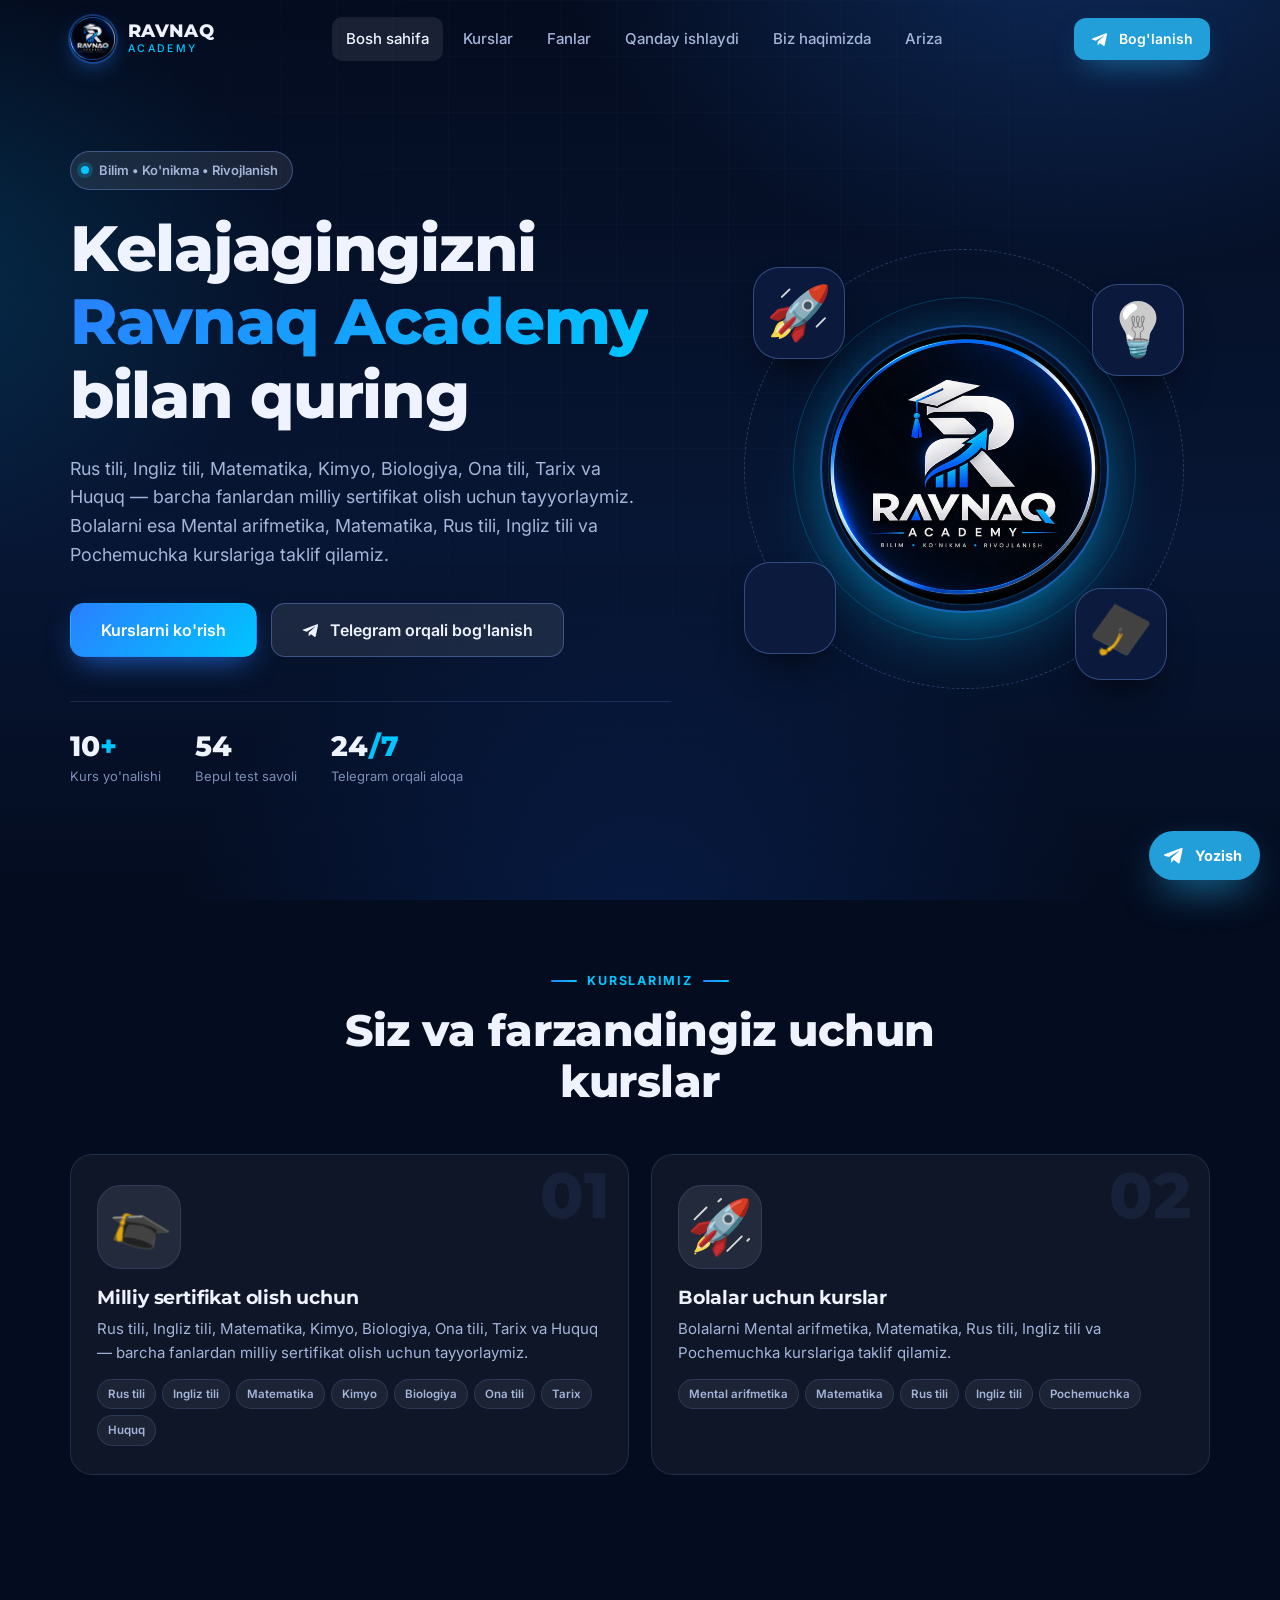
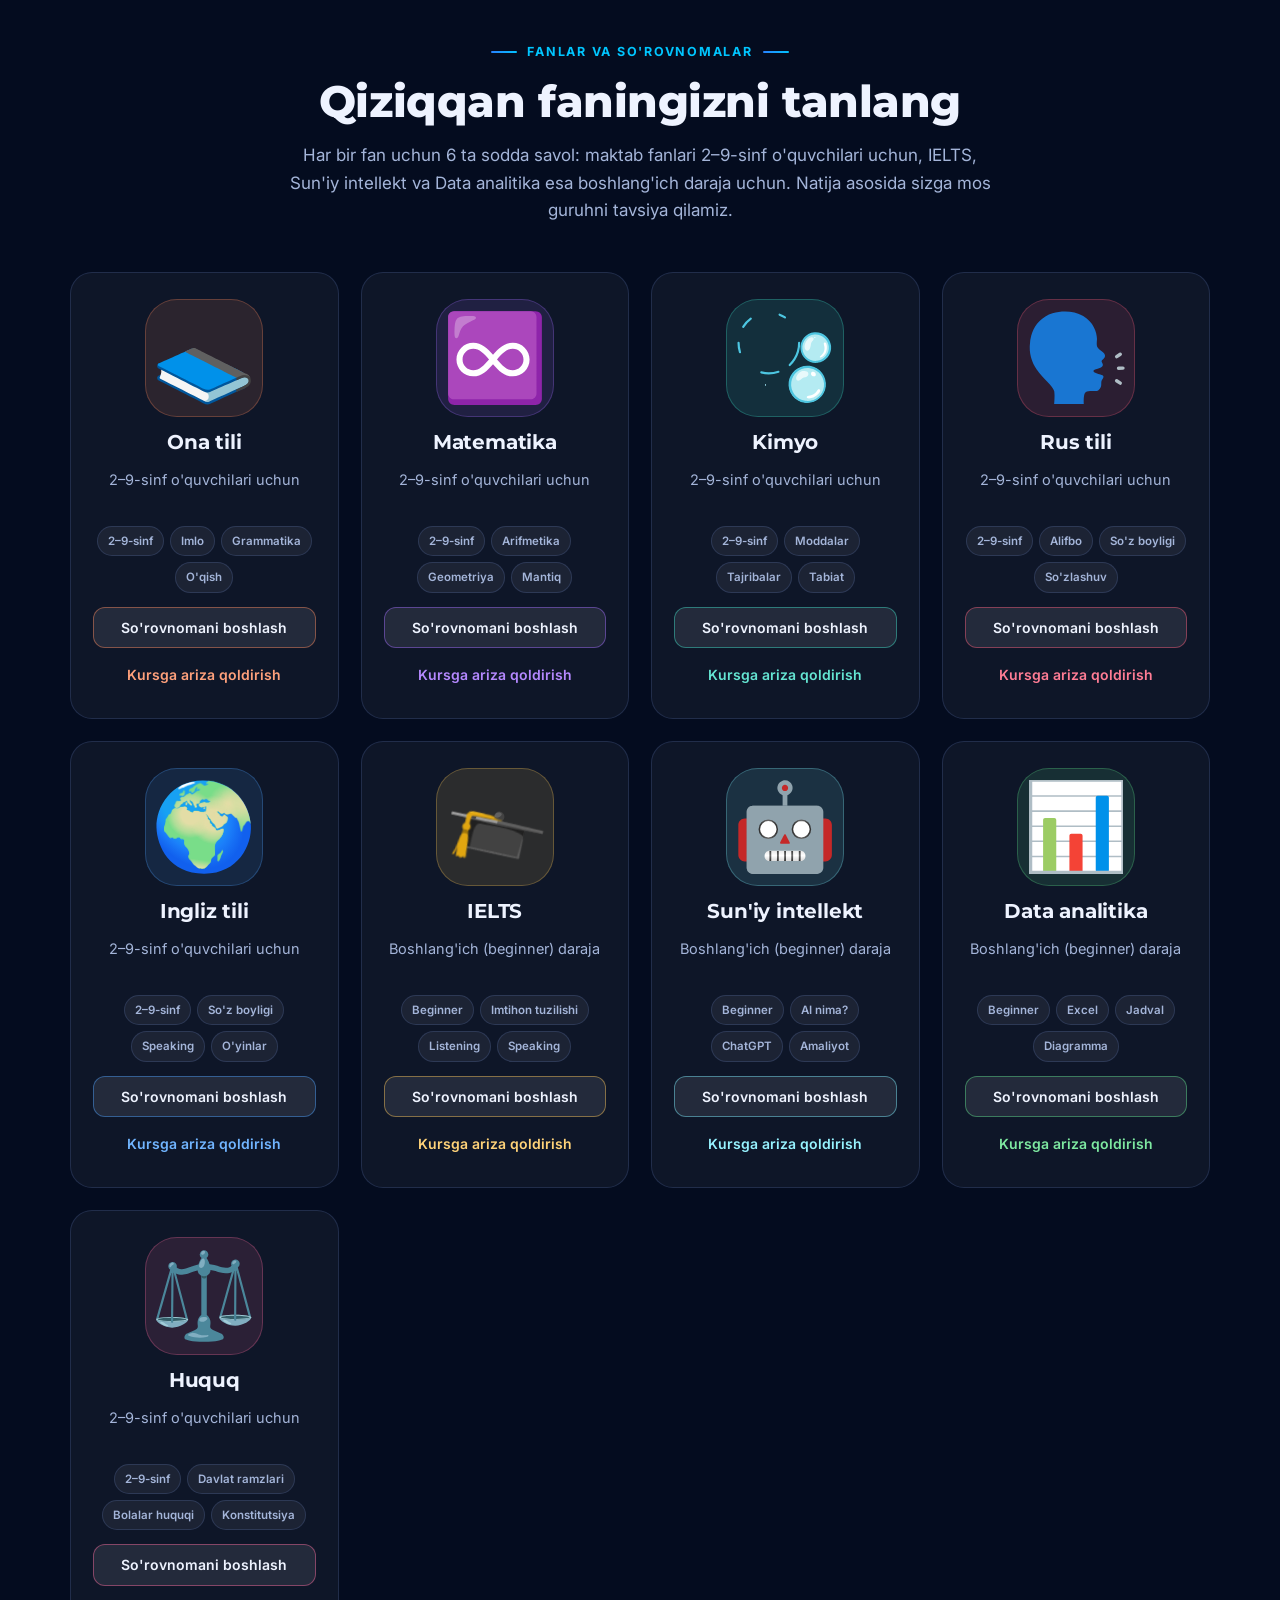
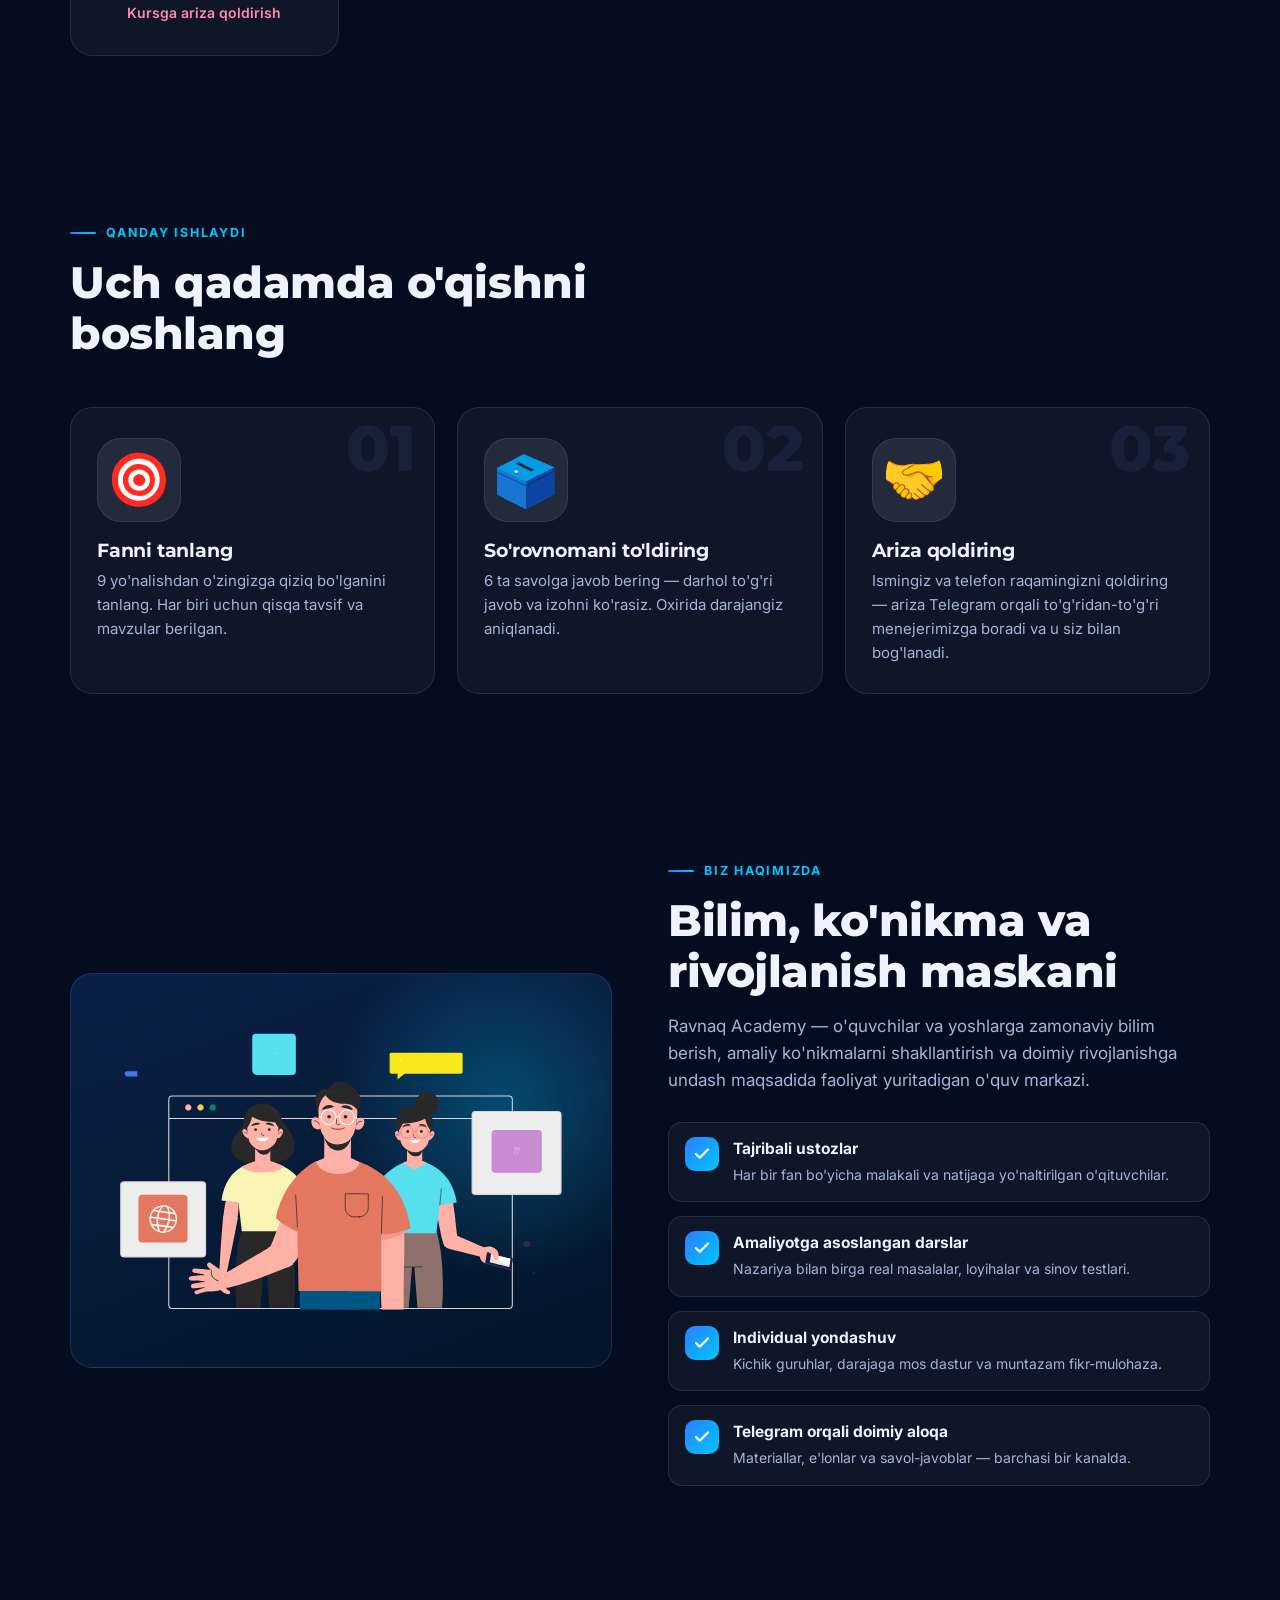
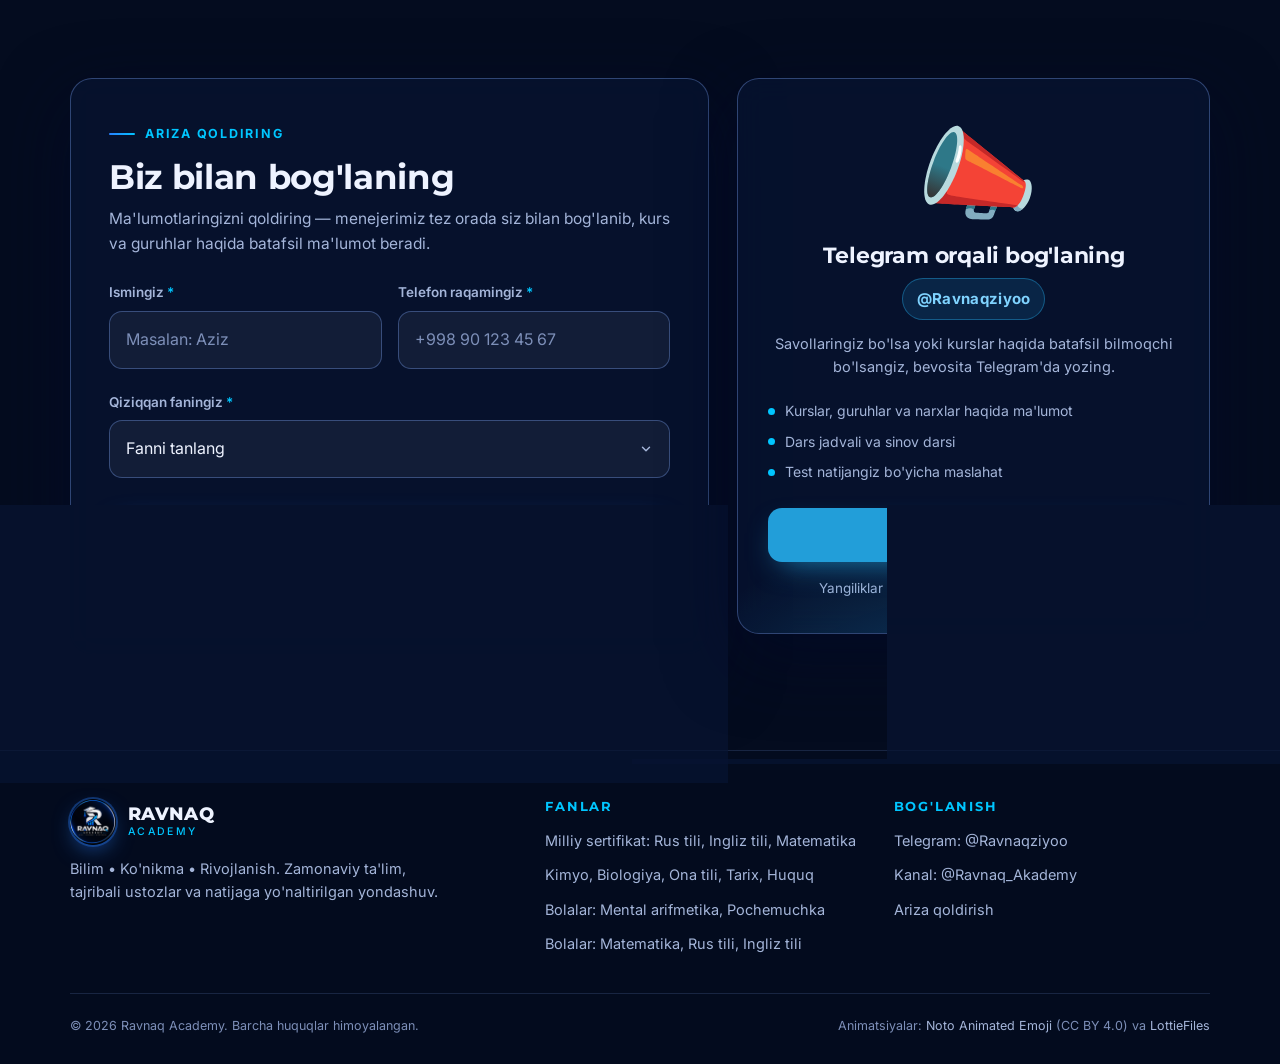
<file: index.html>
<!DOCTYPE html>
<html lang="uz">
<head>
  <meta charset="UTF-8">
  <meta name="viewport" content="width=device-width, initial-scale=1">
  <title>Ravnaq Academy — Bilim • Ko'nikma • Rivojlanish</title>
  <meta name="description" content="Ravnaq Academy: Rus tili, Ingliz tili, Matematika, Kimyo, Biologiya, Ona tili, Tarix va Huquq fanlaridan milliy sertifikat olish uchun tayyorlov. Bolalar uchun Mental arifmetika, Matematika, Rus tili, Ingliz tili va Pochemuchka kurslari. Bepul so'rovnoma orqali darajangizni aniqlang va ariza qoldiring.">
  <meta name="theme-color" content="#040c1f">
  <meta property="og:title" content="Ravnaq Academy">
  <meta property="og:description" content="Milliy sertifikat olish uchun tayyorlov va bolalar kurslari. Bepul test orqali darajangizni aniqlang va kursga yoziling.">
  <meta property="og:image" content="https://ravnaq-academy-production.up.railway.app/assets/logo-512.png">
  <meta property="og:url" content="https://ravnaq-academy-production.up.railway.app/">
  <meta property="og:type" content="website">
  <link rel="canonical" href="https://ravnaq-academy-production.up.railway.app/">
  <link rel="icon" type="image/png" sizes="64x64" href="assets/logo-64.png">
  <link rel="apple-touch-icon" href="assets/logo-192.png">
  <link rel="preconnect" href="https://fonts.googleapis.com">
  <link rel="preconnect" href="https://fonts.gstatic.com" crossorigin>
  <link href="https://fonts.googleapis.com/css2?family=Inter:wght@400;500;600;700&family=Montserrat:wght@600;700;800&display=swap" rel="stylesheet">
  <link rel="stylesheet" href="css/style.css?v=20260925c">
</head>
<body>
  <div class="bg-decor" aria-hidden="true"></div>

  <!-- ===================== HEADER ===================== -->
  <header class="header" id="header">
    <div class="container">
      <a class="brand" href="#hero" aria-label="Ravnaq Academy bosh sahifa">
        <img src="assets/logo-192.png" alt="Ravnaq Academy logotipi" width="46" height="46">
        <span class="brand__name">RAVNAQ<small>Academy</small></span>
      </a>
      <nav class="nav" id="nav" aria-label="Asosiy menyu">
        <a href="#hero">Bosh sahifa</a>
        <a href="#kurslar">Kurslar</a>
        <a href="#fanlar">Fanlar</a>
        <a href="#jarayon">Qanday ishlaydi</a>
        <a href="#haqida">Biz haqimizda</a>
        <a href="#ariza">Ariza</a>
      </nav>
      <div class="header__actions">
        <a class="btn btn--tg btn--sm" data-tg-admin href="https://t.me/Ravnaqziyoo">
          <svg class="ico" viewBox="0 0 24 24" fill="currentColor" aria-hidden="true"><path d="M9.04 15.47 8.7 20.2c.48 0 .69-.2.94-.45l2.26-2.16 4.68 3.43c.86.47 1.47.22 1.7-.79l3.08-14.44c.27-1.26-.46-1.75-1.3-1.44L1.9 11.3c-1.24.48-1.22 1.17-.21 1.48l4.63 1.45L17.07 7.5c.5-.33.97-.15.59.18"/></svg>
          Bog'lanish
        </a>
        <button class="burger" id="burger" aria-label="Menyuni ochish" aria-expanded="false" aria-controls="nav"><span></span></button>
      </div>
    </div>
  </header>

  <main>
    <!-- ===================== HERO ===================== -->
    <section class="hero" id="hero">
      <div class="container">
        <div class="hero__content">
          <div class="hero__badge"><i></i> Bilim • Ko'nikma • Rivojlanish</div>
          <h1>Kelajagingizni <span class="grad">Ravnaq Academy</span> bilan quring</h1>
          <p class="hero__text">Rus tili, Ingliz tili, Matematika, Kimyo, Biologiya, Ona tili, Tarix va Huquq — barcha fanlardan milliy sertifikat olish uchun tayyorlaymiz. Bolalarni esa Mental arifmetika, Matematika, Rus tili, Ingliz tili va Pochemuchka kurslariga taklif qilamiz.</p>
          <div class="hero__cta">
            <a class="btn btn--primary btn--lg" href="#kurslar">Kurslarni ko'rish</a>
            <a class="btn btn--ghost btn--lg" data-tg-admin href="https://t.me/Ravnaqziyoo">
              <svg class="ico" viewBox="0 0 24 24" fill="currentColor" aria-hidden="true"><path d="M9.04 15.47 8.7 20.2c.48 0 .69-.2.94-.45l2.26-2.16 4.68 3.43c.86.47 1.47.22 1.7-.79l3.08-14.44c.27-1.26-.46-1.75-1.3-1.44L1.9 11.3c-1.24.48-1.22 1.17-.21 1.48l4.63 1.45L17.07 7.5c.5-.33.97-.15.59.18"/></svg>
              Telegram orqali bog'lanish
            </a>
          </div>
          <div class="hero__stats">
            <div class="stat"><b>10<span>+</span></b><small>Kurs yo'nalishi</small></div>
            <div class="stat"><b>54</b><small>Bepul test savoli</small></div>
            <div class="stat"><b>24<span>/7</span></b><small>Telegram orqali aloqa</small></div>
          </div>
        </div>

        <div class="orb-wrap" aria-hidden="true">
          <div class="orb">
            <div class="orb__glow"></div>
            <img class="orb__logo" src="assets/logo-512.png" alt="" decoding="async">
            <div class="chip chip--1"><div class="anim" data-anim="rocket"></div></div>
            <div class="chip chip--2"><div class="anim" data-anim="bulb"></div></div>
            <div class="chip chip--3"><div class="anim" data-anim="books"></div></div>
            <div class="chip chip--4"><div class="anim" data-anim="gradcap"></div></div>
          </div>
        </div>
      </div>
    </section>

    <!-- ===================== KURSLAR ===================== -->
    <section class="section section--tight" id="kurslar">
      <div class="container">
        <div class="section__head section__head--center reveal">
          <span class="eyebrow">Kurslarimiz</span>
          <h2 class="title">Siz va farzandingiz uchun kurslar</h2>
        </div>
        <div class="steps" style="grid-template-columns:repeat(auto-fit,minmax(280px,1fr))">
          <div class="step reveal" style="--d:0ms">
            <div class="step__anim"><div class="anim" data-anim="gradcap" data-fallback="🎓"></div></div>
            <h3>Milliy sertifikat olish uchun</h3>
            <p>Rus tili, Ingliz tili, Matematika, Kimyo, Biologiya, Ona tili, Tarix va Huquq — barcha fanlardan milliy sertifikat olish uchun tayyorlaymiz.</p>
            <ul class="tags" style="justify-content:flex-start;margin-top:14px"><li>Rus tili</li><li>Ingliz tili</li><li>Matematika</li><li>Kimyo</li><li>Biologiya</li><li>Ona tili</li><li>Tarix</li><li>Huquq</li></ul>
          </div>
          <div class="step reveal" style="--d:120ms">
            <div class="step__anim"><div class="anim" data-anim="rocket" data-fallback="🚀"></div></div>
            <h3>Bolalar uchun kurslar</h3>
            <p>Bolalarni Mental arifmetika, Matematika, Rus tili, Ingliz tili va Pochemuchka kurslariga taklif qilamiz.</p>
            <ul class="tags" style="justify-content:flex-start;margin-top:14px"><li>Mental arifmetika</li><li>Matematika</li><li>Rus tili</li><li>Ingliz tili</li><li>Pochemuchka</li></ul>
          </div>
        </div>
      </div>
    </section>

    <!-- ===================== FANLAR ===================== -->
    <section class="section" id="fanlar">
      <div class="container">
        <div class="section__head section__head--center reveal">
          <span class="eyebrow">Fanlar va so'rovnomalar</span>
          <h2 class="title">Qiziqqan faningizni tanlang</h2>
          <p class="lead">Har bir fan uchun 6 ta sodda savol: maktab fanlari 2–9-sinf o'quvchilari uchun, IELTS, Sun'iy intellekt va Data analitika esa boshlang'ich daraja uchun. Natija asosida sizga mos guruhni tavsiya qilamiz.</p>
        </div>
        <div class="subjects" id="subjectsGrid"><!-- JS orqali to'ldiriladi --></div>
      </div>
    </section>

    <!-- ===================== JARAYON ===================== -->
    <section class="section section--tight" id="jarayon">
      <div class="container">
        <div class="section__head reveal">
          <span class="eyebrow">Qanday ishlaydi</span>
          <h2 class="title">Uch qadamda o'qishni boshlang</h2>
        </div>
        <div class="steps">
          <div class="step reveal" style="--d:0ms">
            <div class="step__anim"><div class="anim" data-anim="target" data-fallback="1"></div></div>
            <h3>Fanni tanlang</h3>
            <p>9 yo'nalishdan o'zingizga qiziq bo'lganini tanlang. Har biri uchun qisqa tavsif va mavzular berilgan.</p>
          </div>
          <div class="step reveal" style="--d:120ms">
            <div class="step__anim"><div class="anim" data-anim="ballot" data-fallback="2"></div></div>
            <h3>So'rovnomani to'ldiring</h3>
            <p>6 ta savolga javob bering — darhol to'g'ri javob va izohni ko'rasiz. Oxirida darajangiz aniqlanadi.</p>
          </div>
          <div class="step reveal" style="--d:240ms">
            <div class="step__anim"><div class="anim" data-anim="handshake" data-fallback="3"></div></div>
            <h3>Ariza qoldiring</h3>
            <p>Ismingiz va telefon raqamingizni qoldiring — ariza Telegram orqali to'g'ridan-to'g'ri menejerimizga boradi va u siz bilan bog'lanadi.</p>
          </div>
        </div>
      </div>
    </section>

    <!-- ===================== BIZ HAQIMIZDA ===================== -->
    <section class="section" id="haqida">
      <div class="container about">
        <div class="about__visual reveal">
          <div class="anim" data-anim="team" data-fallback="R" role="img" aria-label="Ravnaq Academy jamoasi"></div>
        </div>
        <div class="about__text reveal" style="--d:120ms">
          <span class="eyebrow">Biz haqimizda</span>
          <h2 class="title">Bilim, ko'nikma va rivojlanish maskani</h2>
          <p class="lead">Ravnaq Academy — o'quvchilar va yoshlarga zamonaviy bilim berish, amaliy ko'nikmalarni shakllantirish va doimiy rivojlanishga undash maqsadida faoliyat yuritadigan o'quv markazi.</p>
          <div class="features">
            <div class="feature">
              <div class="feature__ico"><svg viewBox="0 0 24 24" fill="none" stroke="currentColor" stroke-width="3" stroke-linecap="round" stroke-linejoin="round"><polyline points="20 6 9 17 4 12"/></svg></div>
              <div><b>Tajribali ustozlar</b><span>Har bir fan bo'yicha malakali va natijaga yo'naltirilgan o'qituvchilar.</span></div>
            </div>
            <div class="feature">
              <div class="feature__ico"><svg viewBox="0 0 24 24" fill="none" stroke="currentColor" stroke-width="3" stroke-linecap="round" stroke-linejoin="round"><polyline points="20 6 9 17 4 12"/></svg></div>
              <div><b>Amaliyotga asoslangan darslar</b><span>Nazariya bilan birga real masalalar, loyihalar va sinov testlari.</span></div>
            </div>
            <div class="feature">
              <div class="feature__ico"><svg viewBox="0 0 24 24" fill="none" stroke="currentColor" stroke-width="3" stroke-linecap="round" stroke-linejoin="round"><polyline points="20 6 9 17 4 12"/></svg></div>
              <div><b>Individual yondashuv</b><span>Kichik guruhlar, darajaga mos dastur va muntazam fikr-mulohaza.</span></div>
            </div>
            <div class="feature">
              <div class="feature__ico"><svg viewBox="0 0 24 24" fill="none" stroke="currentColor" stroke-width="3" stroke-linecap="round" stroke-linejoin="round"><polyline points="20 6 9 17 4 12"/></svg></div>
              <div><b>Telegram orqali doimiy aloqa</b><span>Materiallar, e'lonlar va savol-javoblar — barchasi bir kanalda.</span></div>
            </div>
          </div>
        </div>
      </div>
    </section>

    <!-- ===================== ARIZA ===================== -->
    <section class="section" id="ariza">
      <div class="container">
        <div class="contact">
          <div class="card form-card reveal">
            <form id="leadForm" novalidate>
              <span class="eyebrow">Ariza qoldiring</span>
              <h2>Biz bilan bog'laning</h2>
              <p class="lead">Ma'lumotlaringizni qoldiring — menejerimiz tez orada siz bilan bog'lanib, kurs va guruhlar haqida batafsil ma'lumot beradi.</p>

              <div class="form-grid">
                <div class="field" data-field="firstName">
                  <label for="firstName">Ismingiz <i>*</i></label>
                  <input class="input" id="firstName" name="firstName" type="text" autocomplete="given-name" placeholder="Masalan: Aziz" required>
                  <span class="field__error" aria-live="polite"></span>
                </div>
                <div class="field" data-field="phone">
                  <label for="phone">Telefon raqamingiz <i>*</i></label>
                  <input class="input" id="phone" name="phone" type="tel" inputmode="numeric" autocomplete="tel" placeholder="+998 90 123 45 67" required>
                  <span class="field__error" aria-live="polite"></span>
                </div>
                <div class="field field--full" data-field="subject">
                  <label for="subject">Qiziqqan faningiz <i>*</i></label>
                  <select class="input" id="subject" name="subject" required></select>
                  <span class="field__error" aria-live="polite"></span>
                </div>
                <div class="quiz-note field--full" id="quizNote" hidden></div>
              </div>

              <div class="form-foot">
                <button class="btn btn--primary btn--lg btn--block" id="submitBtn" type="submit">
                  <svg class="ico" viewBox="0 0 24 24" fill="currentColor" aria-hidden="true"><path d="M9.04 15.47 8.7 20.2c.48 0 .69-.2.94-.45l2.26-2.16 4.68 3.43c.86.47 1.47.22 1.7-.79l3.08-14.44c.27-1.26-.46-1.75-1.3-1.44L1.9 11.3c-1.24.48-1.22 1.17-.21 1.48l4.63 1.45L17.07 7.5c.5-.33.97-.15.59.18"/></svg>
                  Telegram orqali ariza yuborish
                </button>
                <small>Tugma bosilganda Telegram'da <span data-tg-admin-handle>@Ravnaqziyoo</span> bilan chat tayyor xabar bilan ochiladi — siz faqat yuborishni tasdiqlaysiz.</small>
              </div>
            </form>

            <div class="success" id="formSuccess" hidden>
              <div class="success__anim anim" id="successAnim" data-anim="party" data-fallback="✓"></div>
              <h3>Rahmat, <span id="successName"></span>!</h3>
              <p id="successText"></p>
              <div class="success__actions">
                <a class="btn btn--tg btn--lg" id="successShare" href="#" target="_blank" rel="noopener">
                  <svg class="ico" viewBox="0 0 24 24" fill="currentColor" aria-hidden="true"><path d="M9.04 15.47 8.7 20.2c.48 0 .69-.2.94-.45l2.26-2.16 4.68 3.43c.86.47 1.47.22 1.7-.79l3.08-14.44c.27-1.26-.46-1.75-1.3-1.44L1.9 11.3c-1.24.48-1.22 1.17-.21 1.48l4.63 1.45L17.07 7.5c.5-.33.97-.15.59.18"/></svg>
                  Telegram orqali yuborish
                </a>
                <button class="btn btn--link" id="successAgain" type="button">Yana ariza yuborish</button>
              </div>
              <div class="success__msg" id="successMsg" hidden>
                <div class="success__msg-head">
                  <span>Yuboriladigan xabar</span>
                  <button class="btn btn--ghost btn--sm" id="successCopy" type="button">Nusxalash</button>
                </div>
                <pre id="successMsgText"></pre>
              </div>
            </div>
          </div>

          <aside class="card tg-card reveal" style="--d:140ms">
            <div class="tg-card__anim anim" data-anim="megaphone" data-fallback="TG"></div>
            <h3>Telegram orqali bog'laning</h3>
            <div class="handle" data-tg-admin-handle>@Ravnaqziyoo</div>
            <p>Savollaringiz bo'lsa yoki kurslar haqida batafsil bilmoqchi bo'lsangiz, bevosita Telegram'da yozing.</p>
            <ul>
              <li>Kurslar, guruhlar va narxlar haqida ma'lumot</li>
              <li>Dars jadvali va sinov darsi</li>
              <li>Test natijangiz bo'yicha maslahat</li>
            </ul>
            <a class="btn btn--tg btn--lg btn--block" data-tg-admin href="https://t.me/Ravnaqziyoo">
              <svg class="ico" viewBox="0 0 24 24" fill="currentColor" aria-hidden="true"><path d="M9.04 15.47 8.7 20.2c.48 0 .69-.2.94-.45l2.26-2.16 4.68 3.43c.86.47 1.47.22 1.7-.79l3.08-14.44c.27-1.26-.46-1.75-1.3-1.44L1.9 11.3c-1.24.48-1.22 1.17-.21 1.48l4.63 1.45L17.07 7.5c.5-.33.97-.15.59.18"/></svg>
              Telegramda yozish
            </a>
            <a class="tg-card__channel" data-tg href="https://t.me/Ravnaq_Akademy">Yangiliklar uchun kanalimiz: <b data-tg-handle>@Ravnaq_Akademy</b></a>
          </aside>
        </div>
      </div>
    </section>
  </main>

  <!-- ===================== FOOTER ===================== -->
  <footer class="footer">
    <div class="container">
      <div class="footer__grid">
        <div>
          <a class="brand" href="#hero">
            <img src="assets/logo-192.png" alt="Ravnaq Academy" width="46" height="46">
            <span class="brand__name">RAVNAQ<small>Academy</small></span>
          </a>
          <p>Bilim • Ko'nikma • Rivojlanish. Zamonaviy ta'lim, tajribali ustozlar va natijaga yo'naltirilgan yondashuv.</p>
        </div>
        <div>
          <h4>Fanlar</h4>
          <ul>
            <li><a href="#kurslar">Milliy sertifikat: Rus tili, Ingliz tili, Matematika</a></li>
            <li><a href="#kurslar">Kimyo, Biologiya, Ona tili, Tarix, Huquq</a></li>
            <li><a href="#kurslar">Bolalar: Mental arifmetika, Pochemuchka</a></li>
            <li><a href="#kurslar">Bolalar: Matematika, Rus tili, Ingliz tili</a></li>
          </ul>
        </div>
        <div>
          <h4>Bog'lanish</h4>
          <ul>
            <li><a data-tg-admin href="https://t.me/Ravnaqziyoo">Telegram: <span data-tg-admin-handle>@Ravnaqziyoo</span></a></li>
            <li><a data-tg href="https://t.me/Ravnaq_Akademy">Kanal: <span data-tg-handle>@Ravnaq_Akademy</span></a></li>
            <li><a href="#ariza">Ariza qoldirish</a></li>
          </ul>
        </div>
      </div>
      <div class="footer__bottom">
        <span>© <span id="year"></span> Ravnaq Academy. Barcha huquqlar himoyalangan.</span>
        <span>Animatsiyalar: <a href="https://googlefonts.github.io/noto-emoji-animation/" target="_blank" rel="noopener">Noto Animated Emoji</a> (CC BY 4.0) va <a href="https://lottiefiles.com/" target="_blank" rel="noopener">LottieFiles</a></span>
      </div>
    </div>
  </footer>

  <!-- Suzuvchi Telegram tugmasi -->
  <a class="fab" data-tg-admin href="https://t.me/Ravnaqziyoo" aria-label="Telegram orqali yozish">
    <svg viewBox="0 0 24 24" fill="currentColor" aria-hidden="true"><path d="M9.04 15.47 8.7 20.2c.48 0 .69-.2.94-.45l2.26-2.16 4.68 3.43c.86.47 1.47.22 1.7-.79l3.08-14.44c.27-1.26-.46-1.75-1.3-1.44L1.9 11.3c-1.24.48-1.22 1.17-.21 1.48l4.63 1.45L17.07 7.5c.5-.33.97-.15.59.18"/></svg>
    <span>Yozish</span>
  </a>

  <!-- ===================== SO'ROVNOMA MODALI ===================== -->
  <div class="modal" id="quizModal" role="dialog" aria-modal="true" aria-labelledby="quizTitle" hidden>
    <div class="modal__dialog">
      <div class="modal__head">
        <div class="modal__anim anim" id="quizAnim" data-anim="books"></div>
        <div>
          <h3 id="quizTitle">Fan</h3>
          <small id="quizSubtitle"></small>
        </div>
        <button class="modal__close" id="quizClose" aria-label="Yopish">
          <svg viewBox="0 0 24 24" fill="none" stroke="currentColor" stroke-width="2.5" stroke-linecap="round"><path d="M18 6 6 18M6 6l12 12"/></svg>
        </button>
      </div>
      <div class="progress" aria-hidden="true"><div class="progress__bar" id="quizProgress"></div></div>
      <div class="modal__body" id="quizBody"></div>
    </div>
  </div>

  <div class="toast-wrap" id="toasts" aria-live="polite"></div>

  <script src="assets/vendor/lottie.min.js"></script>
  <script src="js/config.js?v=20260925c"></script>
  <script src="js/data.js?v=20260925c"></script>
  <script src="js/app.js?v=20260925c"></script>
</body>
</html>
</file>
<file: css/style.css>
/* ==========================================================================
   RAVNAQ ACADEMY — asosiy stil
   Rang palitrasi logotipdan olingan: tungi ko'k fon, elektr-ko'k urg'u, oq matn.
   ========================================================================== */

:root {
  --bg: #040c1f;
  --bg-2: #071634;
  --bg-3: #0b1f47;
  --surface: rgba(255, 255, 255, 0.045);
  --surface-2: rgba(255, 255, 255, 0.085);
  --border: rgba(130, 170, 255, 0.16);
  --border-strong: rgba(130, 170, 255, 0.34);
  --text: #eef3ff;
  --muted: #a4b5d9;
  --muted-2: #7d8fb8;
  --brand: #2a7fff;
  --brand-2: #00c6ff;
  --brand-deep: #1256d6;
  --grad: linear-gradient(135deg, #2a7fff 0%, #00c6ff 100%);
  --success: #38d39f;
  --danger: #ff5d7a;
  --warn: #ffc857;
  --radius: 22px;
  --radius-sm: 13px;
  --shadow: 0 24px 70px rgba(0, 8, 40, 0.6);
  --font-head: "Montserrat", "Inter", system-ui, -apple-system, "Segoe UI", sans-serif;
  --font-body: "Inter", system-ui, -apple-system, "Segoe UI", Roboto, sans-serif;
  --header-h: 78px;
  --container: 1180px;
}

/* ---------- Reset ---------- */
*, *::before, *::after { box-sizing: border-box; }
html { scroll-behavior: smooth; -webkit-text-size-adjust: 100%; }
@media (prefers-reduced-motion: reduce) { html { scroll-behavior: auto; } }
body {
  margin: 0;
  font-family: var(--font-body);
  font-size: 16px;
  line-height: 1.6;
  color: var(--text);
  background: var(--bg);
  overflow-x: hidden;
  -webkit-font-smoothing: antialiased;
}
body.modal-open, body.nav-open { overflow: hidden; }
img, svg { display: block; max-width: 100%; }
a { color: inherit; text-decoration: none; }
button { font: inherit; color: inherit; cursor: pointer; background: none; border: 0; }
h1, h2, h3, h4 { font-family: var(--font-head); line-height: 1.15; margin: 0; letter-spacing: -0.01em; }
p { margin: 0; }
ul { margin: 0; padding: 0; list-style: none; }
[hidden] { display: none !important; }
:focus-visible { outline: 2px solid var(--brand-2); outline-offset: 3px; border-radius: 6px; }

/* ---------- Fon dekoratsiyasi ---------- */
.bg-decor {
  position: fixed; inset: 0; z-index: -1; pointer-events: none;
  background:
    radial-gradient(900px 600px at 85% -10%, rgba(42, 127, 255, 0.28), transparent 60%),
    radial-gradient(700px 500px at -10% 30%, rgba(0, 198, 255, 0.16), transparent 60%),
    radial-gradient(800px 700px at 50% 110%, rgba(18, 86, 214, 0.22), transparent 60%),
    linear-gradient(180deg, var(--bg) 0%, var(--bg-2) 60%, var(--bg) 100%);
}
.bg-decor::after {
  content: ""; position: absolute; inset: 0; opacity: 0.35;
  background-image:
    linear-gradient(rgba(130, 170, 255, 0.07) 1px, transparent 1px),
    linear-gradient(90deg, rgba(130, 170, 255, 0.07) 1px, transparent 1px);
  background-size: 56px 56px;
  mask-image: radial-gradient(ellipse at 50% 20%, #000 20%, transparent 75%);
  -webkit-mask-image: radial-gradient(ellipse at 50% 20%, #000 20%, transparent 75%);
}

/* ---------- Umumiy ---------- */
.container { width: 100%; max-width: var(--container); margin: 0 auto; padding: 0 20px; }
.section { padding: 96px 0; position: relative; }
section[id] { scroll-margin-top: calc(var(--header-h) + 8px); }
.section--tight { padding: 64px 0; }
.section__head { max-width: 720px; margin-bottom: 48px; }
.section__head--center { margin-left: auto; margin-right: auto; text-align: center; }
.eyebrow {
  display: inline-flex; align-items: center; gap: 10px;
  font-size: 12.5px; font-weight: 700; letter-spacing: 0.14em; text-transform: uppercase;
  color: var(--brand-2); margin-bottom: 14px;
}
.eyebrow::before { content: ""; width: 26px; height: 2px; background: var(--grad); border-radius: 2px; }
.section__head--center .eyebrow::after { content: ""; width: 26px; height: 2px; background: var(--grad); border-radius: 2px; }
h2.title { font-size: clamp(28px, 4vw, 44px); font-weight: 800; }
.lead { color: var(--muted); font-size: 17px; margin-top: 16px; }
.grad { background: var(--grad); -webkit-background-clip: text; background-clip: text; color: transparent; }

/* Tugmalar */
.btn {
  display: inline-flex; align-items: center; justify-content: center; gap: 10px;
  padding: 14px 24px; border-radius: 14px; font-weight: 600; font-size: 15px; line-height: 1;
  border: 1px solid transparent; transition: transform 0.25s ease, box-shadow 0.25s ease, background 0.25s ease, border-color 0.25s ease, opacity .2s;
  white-space: nowrap; user-select: none;
}
.btn:active { transform: translateY(1px) scale(0.99); }
.btn[disabled] { opacity: 0.5; cursor: not-allowed; }
.btn--primary { background: var(--grad); color: #fff; box-shadow: 0 12px 30px -10px rgba(42, 127, 255, 0.75); }
.btn--primary:hover { transform: translateY(-2px); box-shadow: 0 18px 40px -12px rgba(0, 198, 255, 0.7); }
.btn--ghost { background: var(--surface-2); border-color: var(--border-strong); color: var(--text); }
.btn--ghost:hover { background: rgba(255, 255, 255, 0.13); transform: translateY(-2px); }
.btn--tg { background: #229ed9; color: #fff; box-shadow: 0 12px 30px -12px rgba(34, 158, 217, 0.8); }
.btn--tg:hover { background: #1f8fc6; transform: translateY(-2px); }
.btn--link { color: var(--brand-2); padding: 10px 6px; }
.btn--link:hover { text-decoration: underline; }
.btn--sm { padding: 11px 16px; font-size: 14px; border-radius: 12px; }
.btn--lg { padding: 17px 30px; font-size: 16px; }
.btn--block { width: 100%; }
.btn .ico { width: 18px; height: 18px; flex: none; }

/* Reveal (scroll animatsiyasi) */
.reveal { opacity: 0; transform: translateY(26px); transition: opacity 0.75s ease var(--d, 0ms), transform 0.75s cubic-bezier(.2,.7,.2,1) var(--d, 0ms); }
.reveal.in { opacity: 1; transform: none; }
@media (prefers-reduced-motion: reduce) { .reveal { opacity: 1; transform: none; transition: none; } }

/* Lottie konteyner */
.anim { position: relative; width: 100%; height: 100%; display: grid; place-items: center; }
.anim svg { width: 100% !important; height: 100% !important; }
.anim.is-fallback { font-family: var(--font-head); font-weight: 800; font-size: 44px; color: var(--brand-2); }

/* ---------- Header ---------- */
.header {
  position: sticky; top: 0; z-index: 50; height: var(--header-h);
  display: flex; align-items: center;
  transition: background 0.3s ease, border-color 0.3s ease, box-shadow 0.3s ease;
  border-bottom: 1px solid transparent;
}
.header.is-scrolled { background: rgba(4, 12, 31, 0.78); backdrop-filter: blur(16px); -webkit-backdrop-filter: blur(16px); border-color: var(--border); box-shadow: 0 10px 40px -20px rgba(0,0,0,.8); }
.header .container { display: flex; align-items: center; justify-content: space-between; gap: 20px; }
.brand { display: flex; align-items: center; gap: 12px; }
.brand img { width: 46px; height: 46px; border-radius: 50%; box-shadow: 0 0 0 2px rgba(42,127,255,.35), 0 8px 24px -8px rgba(42,127,255,.8); }
.brand__name { font-family: var(--font-head); font-weight: 800; font-size: 18px; letter-spacing: 0.02em; line-height: 1; }
.brand__name small { display: block; font-family: var(--font-body); font-weight: 500; font-size: 10.5px; letter-spacing: 0.22em; color: var(--brand-2); margin-top: 4px; text-transform: uppercase; }
.nav { display: flex; align-items: center; gap: 6px; }
.nav a { padding: 10px 14px; border-radius: 10px; color: var(--muted); font-weight: 500; font-size: 15px; transition: color .2s, background .2s; }
.nav a:hover, .nav a.is-active { color: var(--text); background: var(--surface-2); }
.header__actions { display: flex; align-items: center; gap: 10px; }
.burger { display: none; width: 44px; height: 44px; border-radius: 12px; background: var(--surface-2); border: 1px solid var(--border); place-items: center; }
.burger span { display: block; width: 20px; height: 2px; background: var(--text); border-radius: 2px; position: relative; transition: .3s; }
.burger span::before, .burger span::after { content: ""; position: absolute; left: 0; width: 20px; height: 2px; background: var(--text); border-radius: 2px; transition: .3s; }
.burger span::before { top: -6px; } .burger span::after { top: 6px; }
.burger[aria-expanded="true"] span { background: transparent; }
.burger[aria-expanded="true"] span::before { top: 0; transform: rotate(45deg); }
.burger[aria-expanded="true"] span::after { top: 0; transform: rotate(-45deg); }

/* ---------- Hero ---------- */
.hero { min-height: calc(100vh - var(--header-h)); display: flex; align-items: center; padding: 40px 0 80px; position: relative; }
.hero .container { display: grid; grid-template-columns: 1.1fr 0.9fr; gap: 48px; align-items: center; }
.hero__badge {
  display: inline-flex; align-items: center; gap: 10px; padding: 8px 14px 8px 10px;
  border-radius: 999px; background: var(--surface-2); border: 1px solid var(--border-strong);
  font-size: 13px; font-weight: 600; color: var(--muted); margin-bottom: 22px;
}
.hero__badge i { width: 8px; height: 8px; border-radius: 50%; background: var(--brand-2); box-shadow: 0 0 0 4px rgba(0,198,255,.2); animation: pulse 2s infinite; }
@keyframes pulse { 0%,100% { box-shadow: 0 0 0 4px rgba(0,198,255,.22);} 50% { box-shadow: 0 0 0 9px rgba(0,198,255,.06);} }
.hero h1 { font-size: clamp(36px, 5.4vw, 64px); font-weight: 800; letter-spacing: -0.02em; }
.hero__text { color: var(--muted); font-size: clamp(16px, 1.4vw, 19px); margin-top: 22px; max-width: 580px; }
.hero__cta { display: flex; flex-wrap: wrap; gap: 14px; margin-top: 34px; }
.hero__stats { display: flex; flex-wrap: wrap; gap: 14px 34px; margin-top: 44px; padding-top: 30px; border-top: 1px solid var(--border); }
.stat b { display: block; font-family: var(--font-head); font-size: 28px; font-weight: 800; line-height: 1; }
.stat b span { color: var(--brand-2); }
.stat small { display: block; color: var(--muted-2); font-size: 13px; margin-top: 6px; }

.orb-wrap { position: relative; display: grid; place-items: center; }
.orb { position: relative; width: min(440px, 82vw); aspect-ratio: 1; display: grid; place-items: center; }
.orb::before, .orb::after {
  content: ""; position: absolute; inset: 0; border-radius: 50%;
  border: 1px dashed rgba(130, 170, 255, 0.28);
  animation: spin 40s linear infinite;
  will-change: transform;
}
.orb::after { inset: 11%; border-style: solid; border-color: rgba(0, 198, 255, 0.22); animation-direction: reverse; animation-duration: 28s; }
@keyframes spin { to { transform: rotate(360deg); } }
.orb__glow { position: absolute; inset: 10%; border-radius: 50%; background: radial-gradient(circle, rgba(42,127,255,.5) 0%, rgba(0,198,255,.12) 50%, transparent 70%); animation: breathe 5s ease-in-out infinite; will-change: opacity; }
@keyframes breathe { 0%,100% { opacity: .75;} 50% { opacity: 1;} }
.orb__logo { position: relative; display: block; width: 62%; height: auto; aspect-ratio: 1 / 1; object-fit: cover; border-radius: 50%; box-shadow: 0 0 0 6px rgba(4,12,31,.9), 0 0 0 8px rgba(42,127,255,.45), 0 30px 80px -20px rgba(0,198,255,.7); }
.chip {
  position: absolute; width: 92px; height: 92px; padding: 14px; border-radius: 26px;
  background: rgba(12, 27, 62, 0.94); border: 1px solid var(--border-strong);
  box-shadow: 0 20px 40px -18px rgba(0,0,0,.9);
  animation: float 6.5s ease-in-out infinite;
  will-change: transform;
}
.chip--1 { top: 4%; left: 2%; animation-delay: 0s; }
.chip--2 { top: 8%; right: 0; animation-delay: -1.6s; }
.chip--3 { bottom: 8%; left: 0; animation-delay: -3.1s; }
.chip--4 { bottom: 2%; right: 4%; animation-delay: -4.6s; }
@keyframes float { 0%,100% { transform: translateY(0);} 50% { transform: translateY(-14px);} }
@media (prefers-reduced-motion: reduce) { .orb::before, .orb::after, .orb__glow, .chip, .hero__badge i { animation: none; } }

/* ---------- Fanlar ---------- */
.subjects { display: grid; grid-template-columns: repeat(4, 1fr); gap: 22px; }
.subject {
  --c: var(--brand);
  position: relative; display: flex; flex-direction: column; gap: 14px;
  padding: 26px 22px 22px; border-radius: var(--radius);
  background: var(--surface); border: 1px solid var(--border);
  transition: transform 0.35s cubic-bezier(.2,.7,.2,1), border-color 0.35s, box-shadow 0.35s, background .35s;
  overflow: hidden; isolation: isolate;
}
.subject::before {
  content: ""; position: absolute; inset: 0; z-index: -1; opacity: 0; transition: opacity 0.4s;
  background: radial-gradient(circle at 25% 0%, color-mix(in srgb, var(--c) 30%, transparent), transparent 62%);
}
.subject:hover { transform: translateY(-7px); border-color: color-mix(in srgb, var(--c) 60%, transparent); box-shadow: 0 30px 60px -28px color-mix(in srgb, var(--c) 55%, transparent); background: var(--surface-2); }
.subject:hover::before { opacity: 1; }
.subject__anim { width: 118px; height: 118px; margin: 0 auto; padding: 8px; border-radius: 32px; background: color-mix(in srgb, var(--c) 12%, transparent); border: 1px solid color-mix(in srgb, var(--c) 28%, transparent); transition: transform .4s; }
.subject:hover .subject__anim { transform: scale(1.06) rotate(-2deg); }
.subject h3 { font-size: 20px; font-weight: 700; text-align: center; }
.subject__short { color: var(--muted); font-size: 14.5px; text-align: center; min-height: 44px; }
.tags { display: flex; flex-wrap: wrap; justify-content: center; gap: 6px; }
.tags li { font-size: 11.5px; font-weight: 600; padding: 5px 10px; border-radius: 999px; background: rgba(255,255,255,.06); border: 1px solid var(--border); color: var(--muted); }
.subject__actions { display: flex; flex-direction: column; gap: 6px; margin-top: auto; align-items: stretch; }
.subject__actions .btn { white-space: normal; text-align: center; line-height: 1.25; }
.subject__actions .btn--ghost { border-color: color-mix(in srgb, var(--c) 45%, transparent); }
.subject__actions .btn--ghost:hover { background: color-mix(in srgb, var(--c) 22%, transparent); }
.subject__actions .btn--link { color: color-mix(in srgb, var(--c) 80%, #fff); }

/* ---------- Jarayon ---------- */
.steps { display: grid; grid-template-columns: repeat(3, 1fr); gap: 22px; counter-reset: step; }
.step { position: relative; padding: 30px 26px 28px; border-radius: var(--radius); background: var(--surface); border: 1px solid var(--border); overflow: hidden; }
.step::after { counter-increment: step; content: "0" counter(step); position: absolute; right: 18px; top: 8px; font-family: var(--font-head); font-size: 64px; font-weight: 800; color: rgba(130,170,255,.08); line-height: 1; }
.step__anim { width: 84px; height: 84px; margin-bottom: 18px; padding: 10px; border-radius: 24px; background: var(--surface-2); border: 1px solid var(--border); }
.step h3 { font-size: 19px; margin-bottom: 8px; }
.step p { color: var(--muted); font-size: 15px; }

/* ---------- Biz haqimizda ---------- */
.about { display: grid; grid-template-columns: 1fr 1fr; gap: 56px; align-items: center; }
.about__visual { position: relative; border-radius: var(--radius); background: linear-gradient(160deg, rgba(42,127,255,.18), rgba(0,198,255,.05)); border: 1px solid var(--border); padding: 24px; min-height: 380px; display: grid; place-items: center; overflow: hidden; }
.about__visual .anim { max-width: 460px; }
.about__visual::before { content: ""; position: absolute; width: 70%; aspect-ratio: 1; border-radius: 50%; background: radial-gradient(circle, rgba(0,198,255,.28), transparent 65%); top: -15%; right: -15%; }
.features { display: grid; gap: 14px; margin-top: 28px; }
.feature { display: flex; gap: 14px; align-items: flex-start; padding: 14px 16px; border-radius: 14px; background: var(--surface); border: 1px solid var(--border); }
.feature__ico { flex: none; width: 34px; height: 34px; border-radius: 10px; background: var(--grad); display: grid; place-items: center; color: #fff; }
.feature__ico svg { width: 18px; height: 18px; }
.feature b { display: block; font-weight: 700; font-size: 15.5px; }
.feature span { color: var(--muted); font-size: 14px; }

/* ---------- Ariza ---------- */
.contact { display: grid; grid-template-columns: 1.15fr 0.85fr; gap: 28px; align-items: start; }
.card { border-radius: var(--radius); background: rgba(8, 20, 50, 0.72); border: 1px solid var(--border-strong); box-shadow: var(--shadow); backdrop-filter: blur(14px); -webkit-backdrop-filter: blur(14px); }
.form-card { padding: 38px; }
.form-card h2 { font-size: clamp(26px, 3vw, 34px); }
.form-card .lead { font-size: 15.5px; margin-top: 10px; margin-bottom: 26px; }
.form-grid { display: grid; grid-template-columns: 1fr 1fr; gap: 16px; }
.field { display: flex; flex-direction: column; gap: 7px; }
.field--full { grid-column: 1 / -1; }
.field label { font-size: 13.5px; font-weight: 600; color: var(--muted); }
.field label i { color: var(--brand-2); font-style: normal; }
.input {
  width: 100%; padding: 15px 16px; border-radius: 13px; font: inherit; color: var(--text);
  background: rgba(255,255,255,.05); border: 1px solid var(--border-strong); outline: none;
  transition: border-color .2s, box-shadow .2s, background .2s;
  -webkit-appearance: none; appearance: none;
}
.input::placeholder { color: var(--muted-2); }
.input:focus { border-color: var(--brand-2); box-shadow: 0 0 0 4px rgba(0,198,255,.15); background: rgba(255,255,255,.07); }
select.input { background-image: url("data:image/svg+xml;utf8,<svg xmlns='http://www.w3.org/2000/svg' width='14' height='14' viewBox='0 0 24 24' fill='none' stroke='%23a4b5d9' stroke-width='2.5' stroke-linecap='round' stroke-linejoin='round'><polyline points='6 9 12 15 18 9'/></svg>"); background-repeat: no-repeat; background-position: right 16px center; padding-right: 44px; cursor: pointer; }
select.input option { background: #0b1f47; color: var(--text); }
select.input.is-flash { animation: flash 1.2s ease; }
@keyframes flash { 0% { box-shadow: 0 0 0 0 rgba(0,198,255,.7);} 100% { box-shadow: 0 0 0 14px rgba(0,198,255,0);} }
.field.is-invalid .input { border-color: var(--danger); box-shadow: 0 0 0 4px rgba(255,93,122,.14); }
.field__error { font-size: 12.5px; color: var(--danger); min-height: 0; }
.quiz-note { display: flex; gap: 10px; align-items: center; padding: 12px 14px; border-radius: 12px; background: rgba(56,211,159,.1); border: 1px solid rgba(56,211,159,.35); color: #bff3df; font-size: 14px; }
.form-foot { display: flex; flex-direction: column; gap: 14px; margin-top: 22px; }
.form-foot small { color: var(--muted-2); font-size: 12.5px; text-align: center; }
.btn--loading { position: relative; color: transparent !important; pointer-events: none; }
.btn--loading::after { content: ""; position: absolute; width: 20px; height: 20px; border-radius: 50%; border: 2.5px solid rgba(255,255,255,.35); border-top-color: #fff; animation: spin .8s linear infinite; }

.success { text-align: center; padding: 20px 8px 8px; }
.success__anim { width: 140px; height: 140px; margin: 0 auto 8px; }
.success h3 { font-size: 28px; margin-bottom: 10px; }
.success p { color: var(--muted); max-width: 440px; margin: 0 auto; }
.success__actions { display: flex; flex-wrap: wrap; justify-content: center; gap: 12px; margin-top: 26px; }

.tg-card { padding: 34px 30px; text-align: center; position: relative; overflow: hidden; }
.tg-card::before { content: ""; position: absolute; inset: auto -20% -40% -20%; height: 60%; background: radial-gradient(ellipse, rgba(34,158,217,.3), transparent 65%); }
.tg-card__anim { width: 120px; height: 120px; margin: 0 auto 10px; }
.tg-card h3 { font-size: 22px; }
.tg-card .handle { display: inline-block; margin: 10px 0 12px; padding: 8px 14px; border-radius: 999px; background: rgba(34,158,217,.15); border: 1px solid rgba(34,158,217,.45); color: #7fd3ff; font-weight: 700; font-size: 15px; letter-spacing: .02em; }
.tg-card p { color: var(--muted); font-size: 14.5px; margin-bottom: 22px; }
.tg-card ul { display: grid; gap: 8px; text-align: left; margin: 0 0 24px; }
.tg-card ul li { display: flex; gap: 10px; align-items: center; font-size: 14px; color: var(--muted); }
.tg-card ul li::before { content: ""; flex: none; width: 7px; height: 7px; border-radius: 50%; background: var(--brand-2); }
.tg-card__channel { display: block; margin-top: 16px; font-size: 13.5px; color: var(--muted); }
.tg-card__channel b { color: #7fd3ff; font-weight: 600; }
.tg-card__channel:hover b { text-decoration: underline; }

.success__msg { margin-top: 26px; text-align: left; border-radius: 14px; background: rgba(255,255,255,.04); border: 1px solid var(--border); overflow: hidden; }
.success__msg-head { display: flex; align-items: center; justify-content: space-between; gap: 10px; padding: 10px 14px; border-bottom: 1px solid var(--border); font-size: 12.5px; font-weight: 700; letter-spacing: .08em; text-transform: uppercase; color: var(--muted-2); }
.success__msg pre { margin: 0; padding: 14px 16px; font: 14px/1.6 var(--font-body); color: var(--text); white-space: pre-wrap; word-break: break-word; }

/* ---------- Footer ---------- */
.footer { border-top: 1px solid var(--border); padding: 48px 0 28px; background: rgba(4, 12, 31, 0.6); }
.footer__grid { display: grid; grid-template-columns: 1.4fr 1fr 1fr; gap: 32px; }
.footer p { color: var(--muted); font-size: 14.5px; margin-top: 12px; max-width: 380px; }
.footer h4 { font-size: 13px; letter-spacing: .14em; text-transform: uppercase; color: var(--brand-2); margin-bottom: 14px; }
.footer ul { display: grid; gap: 9px; }
.footer ul a { color: var(--muted); font-size: 14.5px; transition: color .2s; }
.footer ul a:hover { color: var(--text); }
.footer__bottom { display: flex; flex-wrap: wrap; justify-content: space-between; gap: 10px; margin-top: 36px; padding-top: 22px; border-top: 1px solid var(--border); color: var(--muted-2); font-size: 12.5px; }
.footer__bottom a { color: var(--muted); }
.footer__bottom a:hover { color: var(--text); }

/* ---------- Suzuvchi Telegram tugmasi ---------- */
.fab {
  position: fixed; right: 20px; bottom: 20px; z-index: 40;
  display: flex; align-items: center; gap: 10px; padding: 13px 18px 13px 14px; border-radius: 999px;
  background: #229ed9; color: #fff; font-weight: 700; font-size: 14.5px;
  box-shadow: 0 16px 40px -12px rgba(34,158,217,.9);
  transition: transform .25s, box-shadow .25s;
}
.fab:hover { transform: translateY(-3px); box-shadow: 0 22px 50px -14px rgba(34,158,217,1); }
.fab svg { width: 22px; height: 22px; }

/* ---------- Modal (so'rovnoma) ---------- */
.modal {
  position: fixed; inset: 0; z-index: 100; display: grid; place-items: center; padding: 20px;
  background: rgba(2, 8, 24, 0.78); backdrop-filter: blur(10px); -webkit-backdrop-filter: blur(10px);
  animation: fadeIn .25s ease;
}
@keyframes fadeIn { from { opacity: 0; } to { opacity: 1; } }
.modal__dialog {
  --c: var(--brand);
  width: 100%; max-width: 660px; max-height: calc(100vh - 40px); overflow: auto;
  border-radius: 26px; background: linear-gradient(180deg, rgba(12, 28, 66, 0.98), rgba(6, 16, 40, 0.98));
  border: 1px solid var(--border-strong); box-shadow: var(--shadow);
  animation: popIn .35s cubic-bezier(.2,.8,.2,1);
}
@keyframes popIn { from { opacity: 0; transform: translateY(20px) scale(.98);} to { opacity: 1; transform: none; } }
.modal__head { display: flex; align-items: center; gap: 16px; padding: 22px 24px 18px; border-bottom: 1px solid var(--border); position: relative; }
.modal__anim { width: 66px; height: 66px; padding: 6px; border-radius: 20px; flex: none; background: color-mix(in srgb, var(--c) 14%, transparent); border: 1px solid color-mix(in srgb, var(--c) 35%, transparent); }
.modal__head h3 { font-size: 22px; }
.modal__head small { display: block; color: var(--muted); font-size: 13.5px; margin-top: 3px; }
.modal__close { position: absolute; right: 16px; top: 16px; width: 40px; height: 40px; border-radius: 12px; background: var(--surface-2); border: 1px solid var(--border); display: grid; place-items: center; transition: background .2s; }
.modal__close:hover { background: rgba(255,255,255,.14); }
.modal__close svg { width: 18px; height: 18px; }
.progress { height: 5px; background: rgba(255,255,255,.07); }
.progress__bar { height: 100%; width: 0; background: linear-gradient(90deg, var(--c), var(--brand-2)); transition: width .4s cubic-bezier(.2,.7,.2,1); border-radius: 0 4px 4px 0; }
.modal__body { padding: 26px 24px 28px; }

.quiz-intro { text-align: center; }
.quiz-intro p { color: var(--muted); font-size: 15.5px; }
.quiz-meta { display: flex; flex-wrap: wrap; justify-content: center; gap: 10px; margin: 22px 0 26px; }
.quiz-meta li { padding: 9px 14px; border-radius: 999px; background: var(--surface-2); border: 1px solid var(--border); font-size: 13.5px; font-weight: 600; color: var(--muted); }

.quiz-q__num { font-size: 12.5px; font-weight: 700; letter-spacing: .12em; text-transform: uppercase; color: var(--brand-2); margin-bottom: 10px; }
.quiz-q__text { font-size: 21px; font-weight: 700; margin-bottom: 20px; line-height: 1.35; }
.quiz-options { display: grid; gap: 10px; }
.quiz-opt {
  display: flex; align-items: center; gap: 14px; width: 100%; text-align: left;
  padding: 14px 16px; border-radius: 14px; background: var(--surface); border: 1px solid var(--border);
  font-size: 15.5px; transition: background .2s, border-color .2s, transform .2s;
}
.quiz-opt:not([disabled]):hover { background: var(--surface-2); border-color: var(--border-strong); transform: translateX(3px); }
.quiz-opt__letter { flex: none; width: 34px; height: 34px; border-radius: 10px; display: grid; place-items: center; font-weight: 800; font-size: 14px; background: rgba(255,255,255,.07); border: 1px solid var(--border); color: var(--muted); }
.quiz-opt[disabled] { cursor: default; opacity: .7; }
.quiz-opt.is-correct { opacity: 1; background: rgba(56,211,159,.14); border-color: var(--success); }
.quiz-opt.is-correct .quiz-opt__letter { background: var(--success); color: #04301f; border-color: transparent; }
.quiz-opt.is-wrong { opacity: 1; background: rgba(255,93,122,.12); border-color: var(--danger); }
.quiz-opt.is-wrong .quiz-opt__letter { background: var(--danger); color: #fff; border-color: transparent; }
.quiz-feedback { margin-top: 16px; padding: 13px 16px; border-radius: 12px; font-size: 14.5px; color: var(--muted); border: 1px solid var(--border); background: var(--surface); }
.quiz-feedback.is-ok { border-color: rgba(56,211,159,.5); color: #c9f5e5; background: rgba(56,211,159,.08); }
.quiz-feedback.is-bad { border-color: rgba(255,93,122,.5); color: #ffd3dc; background: rgba(255,93,122,.08); }
.quiz-feedback strong { color: var(--text); }
.quiz-nav { display: flex; justify-content: flex-end; margin-top: 18px; }

.quiz-result { text-align: center; }
.quiz-result__anim { width: 150px; height: 150px; margin: -6px auto 0; }
.quiz-result__score { font-family: var(--font-head); font-size: 20px; font-weight: 700; color: var(--muted); }
.quiz-result__score span { font-size: 54px; font-weight: 800; color: var(--text); background: var(--grad); -webkit-background-clip: text; background-clip: text; -webkit-text-fill-color: transparent; }
.quiz-result h4 { font-size: 24px; margin: 6px 0 10px; }
.quiz-result p { color: var(--muted); max-width: 440px; margin: 0 auto; }
.quiz-result__actions { display: flex; flex-wrap: wrap; justify-content: center; gap: 12px; margin-top: 24px; }
.tg-inline { display: inline-flex; align-items: center; gap: 8px; margin-top: 18px; color: #7fd3ff; font-weight: 600; font-size: 14.5px; }
.tg-inline:hover { text-decoration: underline; }

/* ---------- Toast ---------- */
.toast-wrap { position: fixed; left: 50%; bottom: 24px; transform: translateX(-50%); z-index: 200; display: grid; gap: 10px; width: min(520px, calc(100vw - 32px)); pointer-events: none; }
.toast { pointer-events: auto; padding: 14px 18px; border-radius: 14px; background: rgba(12,28,66,.96); border: 1px solid var(--border-strong); box-shadow: var(--shadow); font-size: 14.5px; animation: toastIn .3s ease; }
.toast--error { border-color: rgba(255,93,122,.6); }
.toast--success { border-color: rgba(56,211,159,.6); }
@keyframes toastIn { from { opacity: 0; transform: translateY(12px);} to { opacity: 1; transform: none;} }

/* ---------- Responsiv ---------- */
@media (max-width: 1024px) {
  .subjects { grid-template-columns: repeat(3, 1fr); }
  .footer__grid { grid-template-columns: 1fr 1fr; }
}
@media (max-width: 900px) {
  .nav {
    position: fixed; inset: var(--header-h) 0 0 0; z-index: 45; flex-direction: column; align-items: stretch; gap: 6px;
    padding: 18px 20px; background: rgba(4, 12, 31, 0.96); backdrop-filter: blur(16px);
    transform: translateX(100%); transition: transform .35s cubic-bezier(.2,.8,.2,1); border-top: 1px solid var(--border);
  }
  .nav.is-open { transform: none; }
  .nav a { font-size: 18px; padding: 14px 16px; }
  .burger { display: grid; }
  .header__actions .btn { display: none; }
  .hero .container { grid-template-columns: 1fr; gap: 36px; text-align: center; }
  .hero__text { margin-left: auto; margin-right: auto; }
  .hero__cta, .hero__stats { justify-content: center; }
  .orb-wrap { order: -1; }
  .orb { width: min(340px, 78vw); }
  .chip { width: 72px; height: 72px; padding: 10px; border-radius: 20px; }
  .steps { grid-template-columns: 1fr; }
  .about, .contact { grid-template-columns: 1fr; }
  .about__visual { min-height: 300px; }
  .section { padding: 72px 0; }
}
@media (max-width: 640px) {
  .subjects { grid-template-columns: 1fr 1fr; gap: 14px; }
  .subject { padding: 20px 14px 16px; }
  .subject__anim { width: 92px; height: 92px; border-radius: 26px; }
  .subject h3 { font-size: 17px; }
  .subject__short { font-size: 13px; }
  .tags { display: none; }
  .form-card { padding: 26px 18px; }
  .form-grid { grid-template-columns: 1fr; }
  .footer__grid { grid-template-columns: 1fr; }
  .fab span { display: none; }
  .fab { padding: 14px; }
  .modal { padding: 10px; align-items: end; }
  .modal__dialog { max-height: calc(100vh - 20px); border-radius: 22px; }
  .modal__body { padding: 20px 16px 22px; }
  .quiz-q__text { font-size: 18px; }
  .hero { padding-bottom: 56px; }
  .stat b { font-size: 24px; }
}
@media (max-width: 400px) {
  .subjects { grid-template-columns: 1fr; }
  .tags { display: flex; }
}
</file>
